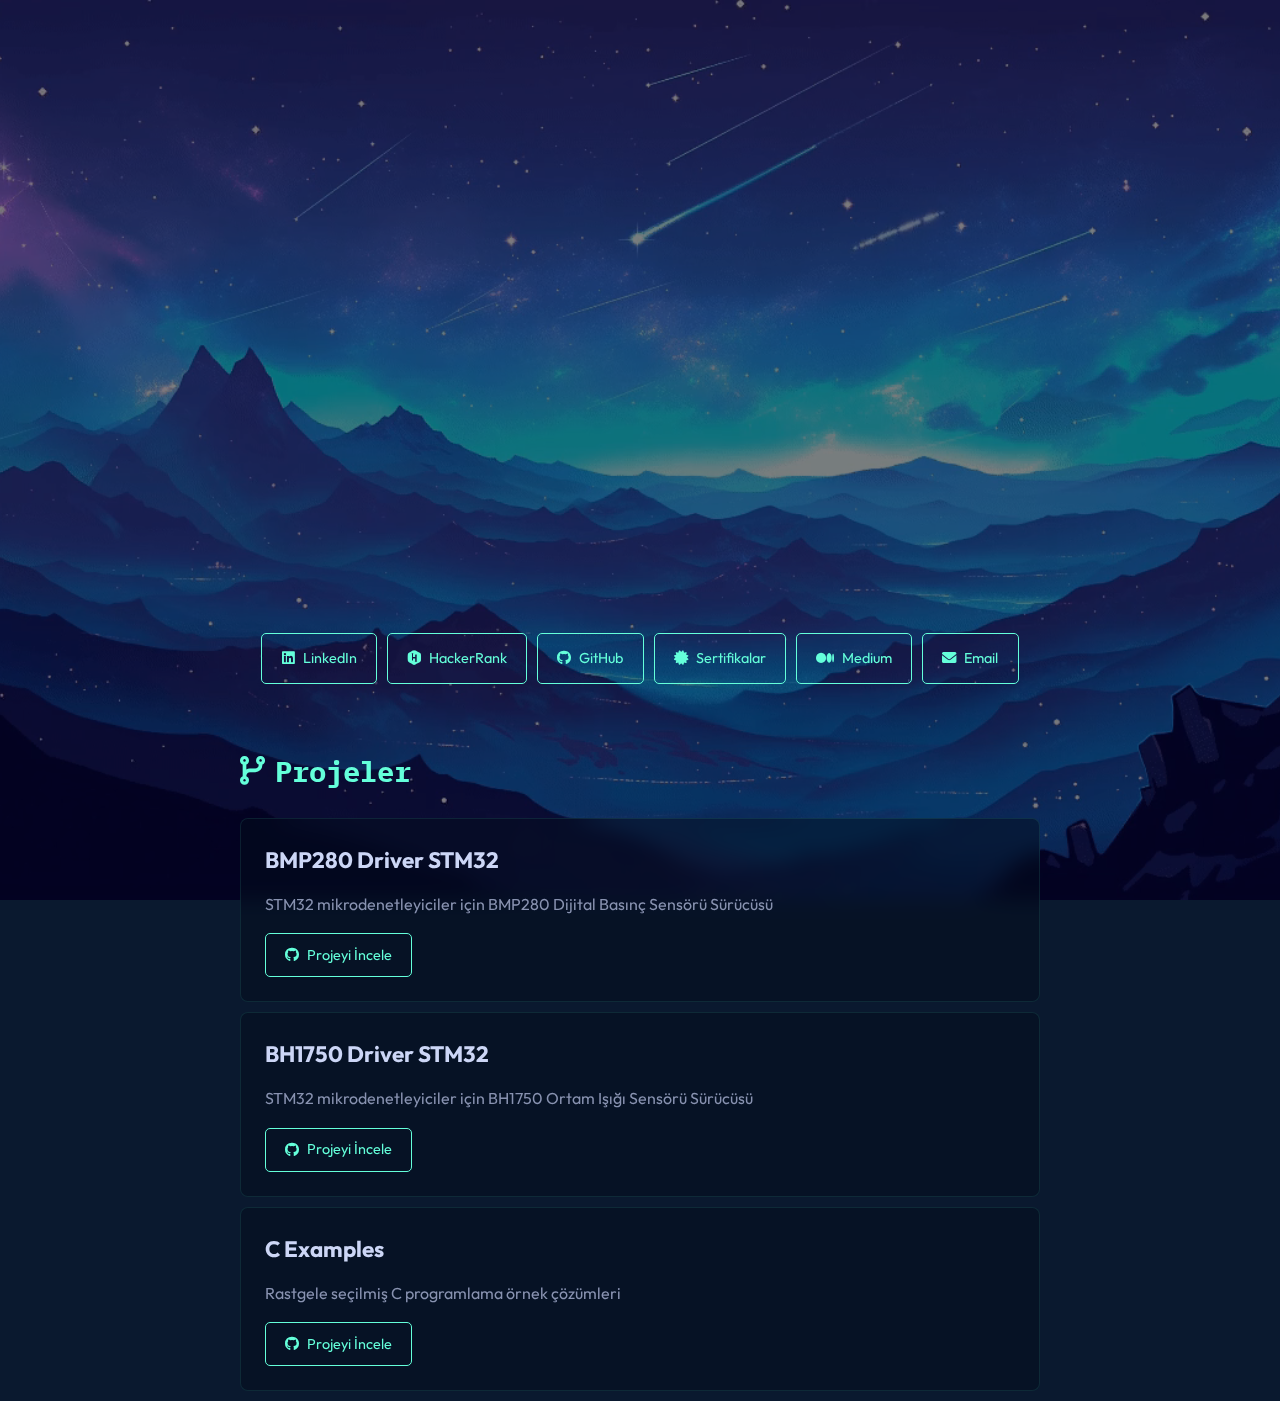
<file: index.html>
<!DOCTYPE html>
<html lang="tr">
<head>
    <meta charset="UTF-8">
    <meta name="viewport" content="width=device-width, initial-scale=1.0">
    <title>Furkan İzgi</title>
    <link rel="stylesheet" href="css/style.css">
    <link rel="stylesheet" href="https://cdnjs.cloudflare.com/ajax/libs/font-awesome/6.0.0/css/all.min.css">
    <link rel="icon" href="https://cdn-icons-png.flaticon.com/512/2821/2821739.png">
</head>
<body>
    <div class="background-container">
        <video autoplay muted loop id="background-video" playsinline>
            <source src="assets/background.mp4" type="video/mp4">
        </video>
        <div class="overlay"></div>
    </div>

    <main class="container">
        <div class="profile-section">
            <div class="profile-info">
                <h1>Furkan İzgi</h1>
                <h2>Elektrik-Elektronik Mühendisi</h2>
                <p class="location"><i class="fas fa-map-marker-alt"></i> Ankara, Türkiye</p>
                <p class="bio">
                    Gömülü Sistemler, Gömülü Arayüz Sistemleri ve Yapay Zeka alanında kendini geliştiren bir Elektrik-Elektronik Mühendisi.
                </p>
                <div class="skills">
                    <div class="skill-category">
                        <h3><i class="fas fa-code"></i> Teknik Beceriler</h3>
                        <p>Python • C • C++ • Visual C++ • C# • MATLAB • Linux • VxWorks • Git • STM32 • Arduino</p>
                    </div>
                    <div class="skill-category">
                        <h3><i class="fas fa-microchip"></i> Donanım & Protokoller</h3>
                        <p>UART • RS232 • Haberleşme Protokolleri • NI LabVIEW</p>
                    </div>
                    <div class="skill-category">
                        <h3><i class="fas fa-globe"></i> Diller</h3>
                        <p>İngilizce (B2) • Almanca (A1)</p>
                    </div>
                </div>
            </div>
        </div>

        <div class="social-links">
            <a href="https://linkedin.com/in/furkan-izgi" class="social-button linkedin" target="_blank">
                <i class="fab fa-linkedin"></i> LinkedIn
            </a>
            <a href="https://www.hackerrank.com/fr_izgi_kn" class="social-button hackerrank" target="_blank">
                <i class="fab fa-hackerrank"></i> HackerRank
            </a>
            <a href="https://github.com/furkan-izgi" class="social-button github" target="_blank">
                <i class="fab fa-github"></i> GitHub
            </a>
            <a href="certificates.html" class="social-button certificates">
                <i class="fas fa-certificate"></i> Sertifikalar
            </a>
            <a href="https://medium.com/@furkan-izgi" class="social-button medium" target="_blank">
                <i class="fab fa-medium"></i> Medium
            </a>
            <a href="mailto:frknizgi.work@gmail.com" class="social-button email">
                <i class="fas fa-envelope"></i> Email
            </a>
        </div>

        <div class="projects-section">
            <h2><i class="fas fa-code-branch"></i> Projeler</h2>
            <div class="project-card">
                <h3>BMP280 Driver STM32</h3>
                <p>STM32 mikrodenetleyiciler için BMP280 Dijital Basınç Sensörü Sürücüsü</p>
                <a href="https://github.com/furkan-izgi/BMP280_STM32_Driver" class="social-button github" target="_blank">
                    <i class="fab fa-github"></i> Projeyi İncele
                </a>
            </div>
            <div class="project-card">
                <h3>BH1750 Driver STM32</h3>
                <p>STM32 mikrodenetleyiciler için BH1750 Ortam Işığı Sensörü Sürücüsü</p>
                <a href="https://github.com/furkan-izgi/BH1750_STM32_Driver" class="social-button github" target="_blank">
                    <i class="fab fa-github"></i> Projeyi İncele
                </a>
            </div>
            <div class="project-card">
                <h3>C Examples</h3>
                <p>Rastgele seçilmiş C programlama örnek çözümleri</p>
                <a href="https://github.com/furkan-izgi/C-Examples" class="social-button github" target="_blank">
                    <i class="fab fa-github"></i> Projeyi İncele
                </a>
            </div>
        </div>
    </main>
</body>
</html>
</file>
<file: css/style.css>
@import url('https://fonts.googleapis.com/css2?family=Outfit:wght@300;400;500;600;700&family=IBM+Plex+Mono:wght@400;500;600&family=Source+Code+Pro:wght@400;500;600;700&display=swap');

:root {
    --primary-color: #0a192f;
    --secondary-color: #64ffda;
    --text-color: #ccd6f6;
    --hover-color: #48b69e;
    --bg-card: rgba(2, 12, 27, 0.7);
    --font-main: 'Outfit', sans-serif;
    --font-code: 'IBM Plex Mono', 'Source Code Pro', monospace;
    --gradient-1: linear-gradient(120deg, #64ffda 0%, #48b69e 100%);
    --gradient-2: linear-gradient(to right, rgba(10, 25, 47, 0.95), rgba(2, 12, 27, 0.95));
}

* {
    margin: 0;
    padding: 0;
    box-sizing: border-box;
}

html, body {
    margin: 0;
    padding: 0;
}

body {
    font-family: var(--font-main);
    color: var(--text-color);
    background-color: var(--primary-color);
    line-height: 1.6;
}

.background-container {
    position: fixed;
    top: 0;
    left: 0;
    width: 100%;
    height: 100%;
    z-index: -1;
    overflow: hidden;
}

#background-video {
    position: absolute;
    top: 50%;
    left: 50%;
    transform: translate(-50%, -50%);
    min-width: 100%;
    min-height: 100%;
    width: auto;
    height: auto;
    object-fit: cover;
}

.overlay {
    position: absolute;
    top: 0;
    left: 0;
    width: 100%;
    height: 100%;
    background: rgba(0, 0, 0, 0.5); /* Yarı saydam siyah katman */
}

.container {
    max-width: 1200px;
    margin: 0 auto;
    padding: 2rem;
    display: flex;
    flex-direction: column;
    align-items: center;
    height: 100vh;
    position: relative;
}

.profile-section {
    text-align: center;
    margin-bottom: 2rem;
    animation: fadeIn 1s ease-out;
    max-width: 900px;
    width: 100%;
}

.greeting {
    color: var(--secondary-color);
    font-family: var(--font-code);
    font-size: 1.2rem;
    margin-bottom: 1rem;
    opacity: 0;
    animation: slideUp 0.5s ease forwards;
}

.profile-info h1 {
    font-size: 4.5rem;
    margin-bottom: 0.5rem;
    background: var(--gradient-1);
    -webkit-background-clip: text;
    background-clip: text;
    -webkit-text-fill-color: transparent;
    opacity: 0;
    animation: slideUp 0.5s ease forwards 0.2s;
}

.profile-info h2 {
    font-size: 2rem;
    opacity: 0;
    animation: slideUp 0.5s ease forwards 0.4s;
    color: var(--text-color);
    font-family: var(--font-code);
}

.location {
    color: var(--secondary-color);
    font-family: var(--font-code);
    font-size: 1.1rem;
    margin-bottom: 1.5rem;
    display: flex;
    align-items: center;
    justify-content: center;
    gap: 0.5rem;
    opacity: 0;
    animation: slideUp 0.5s ease forwards 0.6s;
}

.bio {
    opacity: 0;
    animation: slideUp 0.5s ease forwards 0.8s;
    font-size: 1.3rem;
    max-width: 700px;
    color: #8892b0;
    margin: 0 auto;
    text-align: center;
}

.skills {
    margin-top: 2rem;
    margin-bottom: 2rem;
    display: grid;
    gap: 1.5rem;
    max-width: 800px;
    margin-left: auto;
    margin-right: auto;
    opacity: 0;
    animation: slideUp 0.5s ease forwards 1s;
    grid-template-columns: repeat(3, 1fr);
}

.skill-category {
    background: rgba(2, 12, 27, 0.5);
    backdrop-filter: blur(10px);
    border: 1px solid rgba(100, 255, 218, 0.1);
    padding: 1.5rem;
    transition: all 0.3s ease;
}

.skill-category:hover {
    border-color: var(--secondary-color);
    transform: translateY(-2px);
}

.skill-category h3 {
    display: flex;
    align-items: center;
    gap: 0.8rem;
    color: var(--secondary-color);
    font-family: var(--font-code);
    margin-bottom: 0.8rem;
}

.skill-category h3 i {
    color: var(--secondary-color);
}

.skill-category p {
    color: #8892b0;
    font-size: 1rem;
    line-height: 1.6;
}

.social-links {
    display: flex;
    flex-wrap: wrap;
    gap: 10px;
    justify-content: center;
    margin-bottom: 2rem;
    width: 100%;
    padding: 0 1rem;
}

.social-button {
    flex: 0 1 auto;
    padding: 0.8rem 1.2rem;
    border-radius: 5px;
    text-decoration: none;
    color: var(--secondary-color);
    border: 1px solid var(--secondary-color);
    transition: all 0.3s ease;
    display: flex;
    align-items: center;
    gap: 8px;
    font-size: 0.9rem;
}

.projects-section {
    max-width: 800px;
    width: 100%;
    margin-top: 2rem;
}

.projects-section h2 {
    font-size: 1.8rem;
    color: var(--secondary-color);
    margin-bottom: 1.5rem;
    display: flex;
    align-items: center;
    gap: 10px;
    font-family: var(--font-code);
}

.project-card {
    background: rgba(2, 12, 27, 0.5);
    backdrop-filter: blur(10px);
    border: 1px solid rgba(100, 255, 218, 0.1);
    padding: 1.5rem;
    border-radius: 8px;
    transition: all 0.3s ease;
    margin-bottom: 10px;
}

.project-card:hover {
    border-color: var(--secondary-color);
    transform: translateY(-2px);
}

.project-card h3 {
    color: var(--text-color);
    font-size: 1.4rem;
    margin-bottom: 0.8rem;
}

.project-card p {
    color: #8892b0;
    margin-bottom: 1rem;
    font-size: 1rem;
}

.project-card .social-button {
    display: inline-flex;
    padding: 0.6rem 1.2rem;
    font-size: 0.9rem;
}

/* Sertifikalar Sayfası Stilleri */
html.certificates-page,
.certificates-page body {
    overflow: auto;
    height: auto;
}

.certificates-container {
    max-width: 1200px;
    margin: 0 auto;
    padding: 3rem 2rem;
    animation: fadeIn 1s ease-out;
}

.certificates-grid {
    display: grid;
    grid-template-columns: repeat(auto-fit, minmax(300px, 1fr));
    gap: 2.5rem;
    margin-bottom: 2rem;
}

.certificate-card {
    position: relative;
    background-color: var(--bg-card);
    border-radius: 10px;
    overflow: hidden;
    transition: all 0.3s ease;
    border: 1px solid rgba(100, 255, 218, 0.1);
    aspect-ratio: 4/3;
}

.certificate-card:hover {
    transform: translateY(-5px);
    box-shadow: 0 10px 30px rgba(2, 12, 27, 0.7);
    border-color: var(--secondary-color);
}

.certificate-card img {
    width: 100%;
    height: 100%;
    object-fit: cover;
    transition: all 0.3s ease;
}

.certificate-info {
    position: absolute;
    bottom: 0;
    left: 0;
    right: 0;
    background: linear-gradient(to top, rgba(10, 25, 47, 0.95), rgba(10, 25, 47, 0.8));
    padding: 1.5rem;
    transform: translateY(100%);
    transition: transform 0.3s ease;
}

.certificate-card:hover .certificate-info {
    transform: translateY(0);
}

.certificate-info h3 {
    font-family: var(--font-main);
    font-weight: 600;
    color: var(--secondary-color);
    font-size: 1.3rem;
    margin-bottom: 0.5rem;
}

.certificate-info p {
    color: #8892b0;
    margin-bottom: 0.8rem;
    display: flex;
    align-items: center;
    gap: 0.5rem;
}

.cert-date, .cert-institution {
    font-size: 0.95rem;
    color: #8892b0;
}

.cert-date i, .cert-institution i {
    color: var(--secondary-color);
    font-size: 0.9rem;
    width: 16px;
    text-align: center;
}

.verify-link {
    color: var(--secondary-color);
    text-decoration: none;
    font-size: 0.9rem;
    display: inline-flex;
    align-items: center;
    transition: all 0.3s ease;
    margin-top: 0.5rem;
}

.verify-link:hover {
    color: #48b69e;
    text-decoration: underline;
}

@keyframes slideUp {
    from {
        opacity: 0;
        transform: translateY(20px);
    }
    to {
        opacity: 1;
        transform: translateY(0);
    }
}

@keyframes fadeIn {
    from {
        opacity: 0;
        transform: translateY(20px);
    }
    to {
        opacity: 1;
        transform: translateY(0);
    }
}

@media (max-width: 768px) {
    .profile-section {
        text-align: center;
    }

    .location {
        justify-content: center;
    }

    .social-links {
        gap: 8px;
    }
    
    .social-button {
        padding: 0.6rem 1rem;
        font-size: 0.85rem;
    }

    .profile-info h1 {
        font-size: 3rem;
    }

    .profile-info h2 {
        font-size: 1.6rem;
    }

    .bio {
        font-size: 1.1rem;
        padding: 0 1rem;
    }

    .skills {
        grid-template-columns: 1fr;
        padding: 0 1rem;
    }

    .skill-category {
        margin-bottom: 1rem;
    }

    .certificates-grid {
        grid-template-columns: 1fr;
        padding: 0 1rem;
    }
}

@media (max-width: 480px) {
    .social-links {
        display: grid;
        grid-template-columns: repeat(3, 1fr);
        gap: 8px;
        padding: 0 0.5rem;
    }
    
    .social-button {
        width: 100%;
        padding: 0.6rem 0.8rem;
        font-size: 0.85rem;
        justify-content: center;
    }
    
    .social-button i {
        margin-right: 4px;
    }
}

@media (max-width: 360px) {
    .social-button {
        font-size: 0.75rem;
        padding: 0.5rem 0.6rem;
    }
}

/* Smooth Scrolling */
html {
    scroll-behavior: smooth;
}

/* Ana sayfa responsive stilleri */
@media (min-width: 1200px) {
    .container {
        max-width: 1140px;
    }

    .profile-info h1 {
        font-size: clamp(3rem, 5vw, 4.5rem);
    }

    .skills {
        grid-template-columns: repeat(3, 1fr);
    }
}

@media (min-width: 992px) and (max-width: 1199px) {
    .container {
        max-width: 960px;
    }

    .profile-info h1 {
        font-size: clamp(2.5rem, 4vw, 4rem);
    }

    .skills {
        grid-template-columns: repeat(3, 1fr);
    }
}

@media (min-width: 768px) and (max-width: 991px) {
    .container {
        max-width: 720px;
        padding: 1.5rem;
    }

    .profile-info h1 {
        font-size: clamp(2.2rem, 3.5vw, 3.5rem);
    }

    .profile-info h2 {
        font-size: clamp(1.5rem, 2.5vw, 2rem);
    }

    .bio {
        font-size: clamp(1.1rem, 2vw, 1.3rem);
        padding: 0 1rem;
    }

    .skills {
        grid-template-columns: repeat(2, 1fr);
        gap: 1rem;
    }

    .social-links {
        gap: 0.8rem;
    }

    .social-button {
        padding: 0.6rem 1.2rem;
        min-width: 130px;
    }
}

@media (min-width: 576px) and (max-width: 767px) {
    .container {
        max-width: 540px;
        padding: 1rem;
    }

    .profile-info h1 {
        font-size: clamp(2rem, 3vw, 3rem);
    }

    .profile-info h2 {
        font-size: clamp(1.3rem, 2vw, 1.8rem);
    }

    .bio {
        font-size: clamp(1rem, 1.8vw, 1.2rem);
    }

    .skills {
        grid-template-columns: 1fr;
        gap: 1rem;
    }

    .social-links {
        flex-direction: row;
        flex-wrap: wrap;
        justify-content: center;
        gap: 0.8rem;
    }

    .social-button {
        width: auto;
        min-width: 120px;
    }
}

@media (max-width: 575px) {
    .container {
        padding: 1rem;
    }

    .profile-info h1 {
        font-size: clamp(1.8rem, 2.5vw, 2.5rem);
    }

    .profile-info h2 {
        font-size: clamp(1.2rem, 1.8vw, 1.5rem);
    }

    .bio {
        font-size: clamp(0.9rem, 1.6vw, 1.1rem);
    }

    .skills {
        grid-template-columns: 1fr;
        gap: 1rem;
    }

    .social-links {
        flex-direction: column;
        align-items: center;
        gap: 0.8rem;
    }

    .social-button {
        width: 100%;
        max-width: 250px;
    }
}

/* Sertifikalar sayfası responsive stilleri */
@media (min-width: 1200px) {
    .certificates-grid {
        grid-template-columns: repeat(3, 1fr);
    }
}

@media (min-width: 768px) and (max-width: 1199px) {
    .certificates-grid {
        grid-template-columns: repeat(2, 1fr);
    }
}

@media (max-width: 767px) {
    .certificates-grid {
        grid-template-columns: 1fr;
    }

    .certificate-card {
        aspect-ratio: 3/2;
    }

    .certificate-info {
        padding: 1rem;
    }

    .certificate-info h3 {
        font-size: 1.1rem;
    }

    .cert-date, .cert-institution {
        font-size: 0.9rem;
    }
}

/* Genel responsive özellikler */
html {
    font-size: 16px;
}

@media (max-width: 1200px) {
    html {
        font-size: 15px;
    }
}

@media (max-width: 992px) {
    html {
        font-size: 14px;
    }
}

@media (max-width: 768px) {
    html {
        font-size: 13px;
    }
}

@media (max-width: 576px) {
    html {
        font-size: 12px;
    }
}

/* Yüksekliğe göre responsive */
@media (max-height: 800px) {
    .container {
        padding-top: 1rem;
        padding-bottom: 1rem;
    }

    .profile-section {
        margin-bottom: 1.5rem;
    }

    .skills {
        margin-top: 1.5rem;
        margin-bottom: 1.5rem;
        gap: 1rem;
    }
}

@media (max-height: 600px) {
    .container {
        padding-top: 0.8rem;
        padding-bottom: 0.8rem;
    }

    .profile-section {
        margin-bottom: 1rem;
    }

    .skills {
        margin-top: 1rem;
        margin-bottom: 1rem;
        gap: 0.8rem;
    }
}

.back-button {
    display: inline-flex;
    align-items: center;
    padding: 0.8rem 1.5rem;
    color: var(--secondary-color);
    text-decoration: none;
    margin-bottom: 3rem;
    border: 2px solid var(--secondary-color);
    border-radius: 5px;
    transition: all 0.3s ease;
    font-size: 1.1rem;
}

.back-button:hover {
    background-color: rgba(100, 255, 218, 0.1);
    transform: translateX(-5px);
}

.back-button i {
    margin-right: 0.8rem;
}

.certificates-container h1 {
    font-family: var(--font-code);
    font-weight: 600;
    font-size: 2.5rem;
    margin-bottom: 3rem;
    color: #e6f1ff;
    text-align: center;
    letter-spacing: 0.5px;
}
</file>
